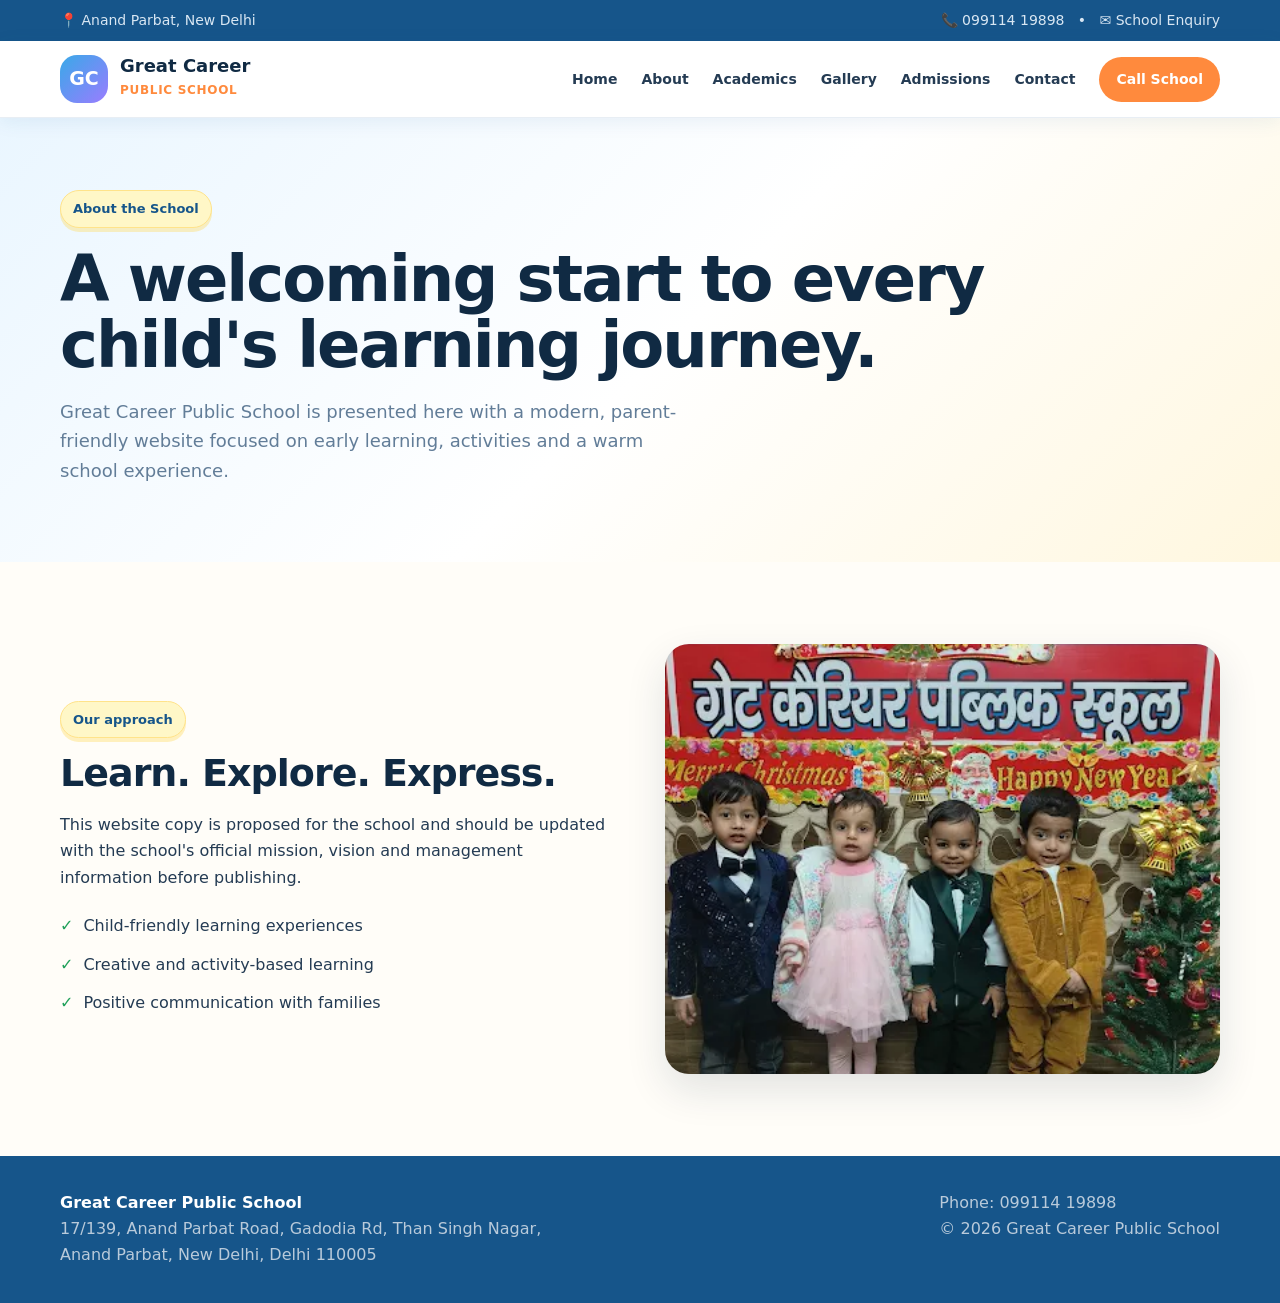
<file: about.html>
<!doctype html><html lang="en"><head><meta charset="utf-8"><meta name="viewport" content="width=device-width,initial-scale=1">
<title>About | Great Career Public School</title><meta name="description" content="Great Career Public School, Anand Parbat, New Delhi.">
<link rel="stylesheet" href="assets/style.css"></head><body><div class="topbar"><div class="container"><div>📍 Anand Parbat, New Delhi</div><div>📞 <a href="tel:+919911419898">099114 19898</a> &nbsp; • &nbsp; ✉ School Enquiry</div></div></div><header class="nav"><div class="container nav-inner">
<a class="brand" href="index.html"><div class="brand-mark">GC</div><div><strong>Great Career</strong><span>PUBLIC SCHOOL</span></div></a>
<button class="mobile-btn" data-menu aria-label="Menu">☰</button>
<nav class="menu"><a href="index.html">Home</a><a href="about.html">About</a><a href="academics.html">Academics</a><a href="gallery.html">Gallery</a><a href="admissions.html">Admissions</a><a href="contact.html">Contact</a><a class="cta" href="tel:+919911419898">Call School</a></nav>
</div></header>
<main><section class="hero"><div class="container"><div class="eyebrow">About the School</div><h1>A welcoming start to every child's learning journey.</h1><p>Great Career Public School is presented here with a modern, parent-friendly website focused on early learning, activities and a warm school experience.</p></div></section>
<section class="section"><div class="container split"><div><div class="eyebrow">Our approach</div><h2>Learn. Explore. Express.</h2><p>This website copy is proposed for the school and should be updated with the school's official mission, vision and management information before publishing.</p><ul class="list"><li><span class="check">✓</span> Child-friendly learning experiences</li><li><span class="check">✓</span> Creative and activity-based learning</li><li><span class="check">✓</span> Positive communication with families</li></ul></div><div class="image-card"><img src="assets/school-4.png" alt="Children celebrating at school"></div></div></section></main>
<footer class="footer"><div class="container footer-inner"><div><strong>Great Career Public School</strong><br>17/139, Anand Parbat Road, Gadodia Rd, Than Singh Nagar,<br>Anand Parbat, New Delhi, Delhi 110005</div><div>Phone: <a href="tel:+919911419898">099114 19898</a><br>© 2026 Great Career Public School</div></div></footer><script src="assets/site.js"></script></body></html>
</file>
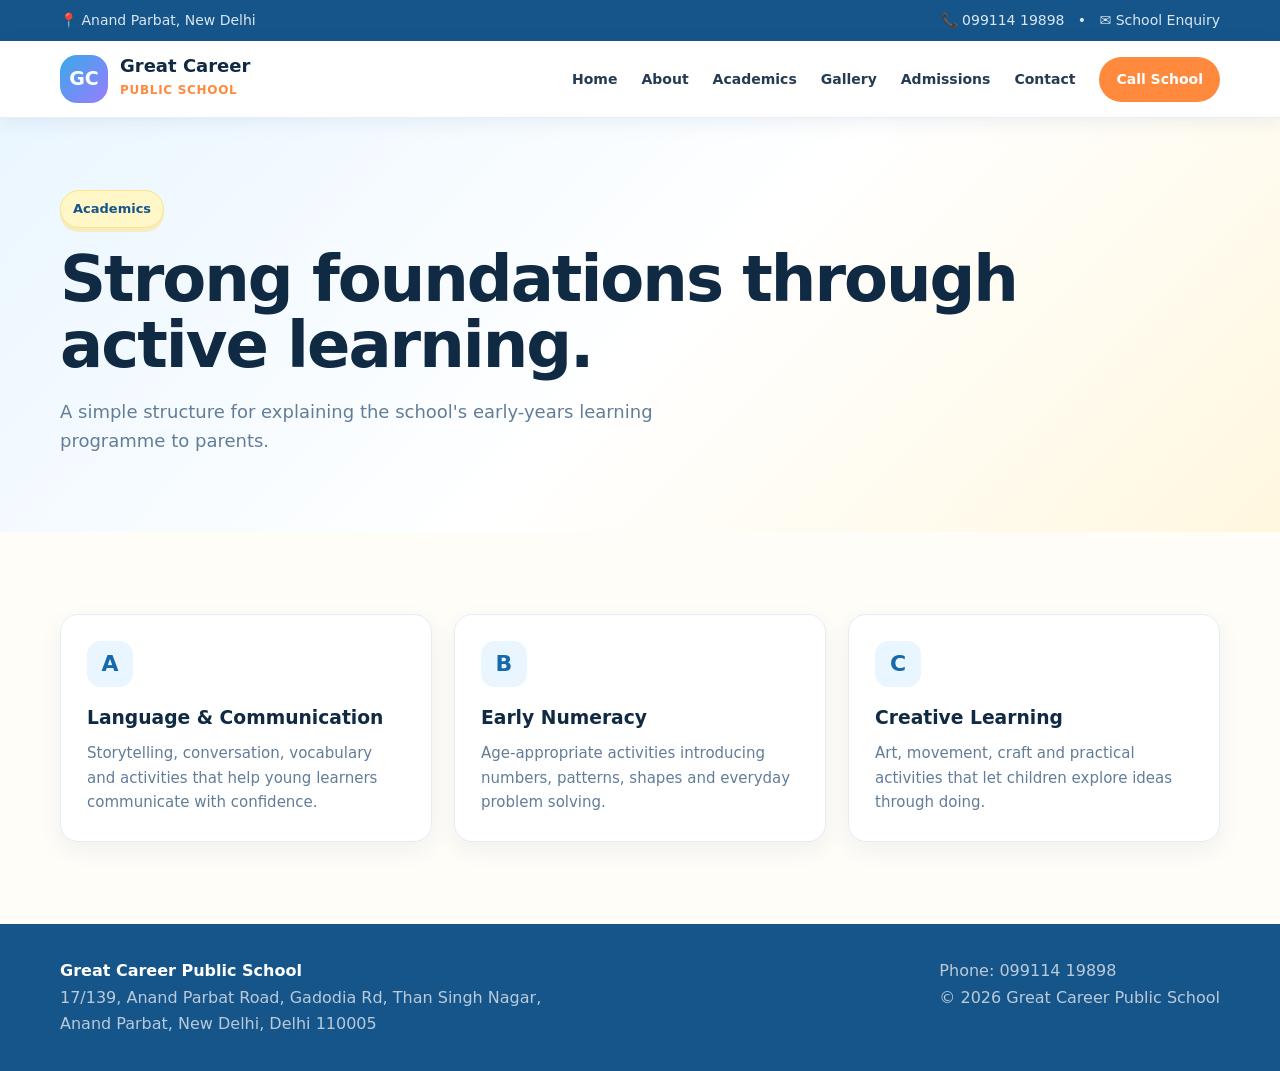
<file: academics.html>
<!doctype html><html lang="en"><head><meta charset="utf-8"><meta name="viewport" content="width=device-width,initial-scale=1">
<title>Academics | Great Career Public School</title><meta name="description" content="Great Career Public School, Anand Parbat, New Delhi.">
<link rel="stylesheet" href="assets/style.css"></head><body><div class="topbar"><div class="container"><div>📍 Anand Parbat, New Delhi</div><div>📞 <a href="tel:+919911419898">099114 19898</a> &nbsp; • &nbsp; ✉ School Enquiry</div></div></div><header class="nav"><div class="container nav-inner">
<a class="brand" href="index.html"><div class="brand-mark">GC</div><div><strong>Great Career</strong><span>PUBLIC SCHOOL</span></div></a>
<button class="mobile-btn" data-menu aria-label="Menu">☰</button>
<nav class="menu"><a href="index.html">Home</a><a href="about.html">About</a><a href="academics.html">Academics</a><a href="gallery.html">Gallery</a><a href="admissions.html">Admissions</a><a href="contact.html">Contact</a><a class="cta" href="tel:+919911419898">Call School</a></nav>
</div></header>
<main><section class="hero"><div class="container"><div class="eyebrow">Academics</div><h1>Strong foundations through active learning.</h1><p>A simple structure for explaining the school's early-years learning programme to parents.</p></div></section>
<section class="section"><div class="container"><div class="cards"><article class="card"><div class="icon">A</div><h3>Language & Communication</h3><p>Storytelling, conversation, vocabulary and activities that help young learners communicate with confidence.</p></article><article class="card"><div class="icon">B</div><h3>Early Numeracy</h3><p>Age-appropriate activities introducing numbers, patterns, shapes and everyday problem solving.</p></article><article class="card"><div class="icon">C</div><h3>Creative Learning</h3><p>Art, movement, craft and practical activities that let children explore ideas through doing.</p></article></div></div></section></main>
<footer class="footer"><div class="container footer-inner"><div><strong>Great Career Public School</strong><br>17/139, Anand Parbat Road, Gadodia Rd, Than Singh Nagar,<br>Anand Parbat, New Delhi, Delhi 110005</div><div>Phone: <a href="tel:+919911419898">099114 19898</a><br>© 2026 Great Career Public School</div></div></footer><script src="assets/site.js"></script></body></html>
</file>
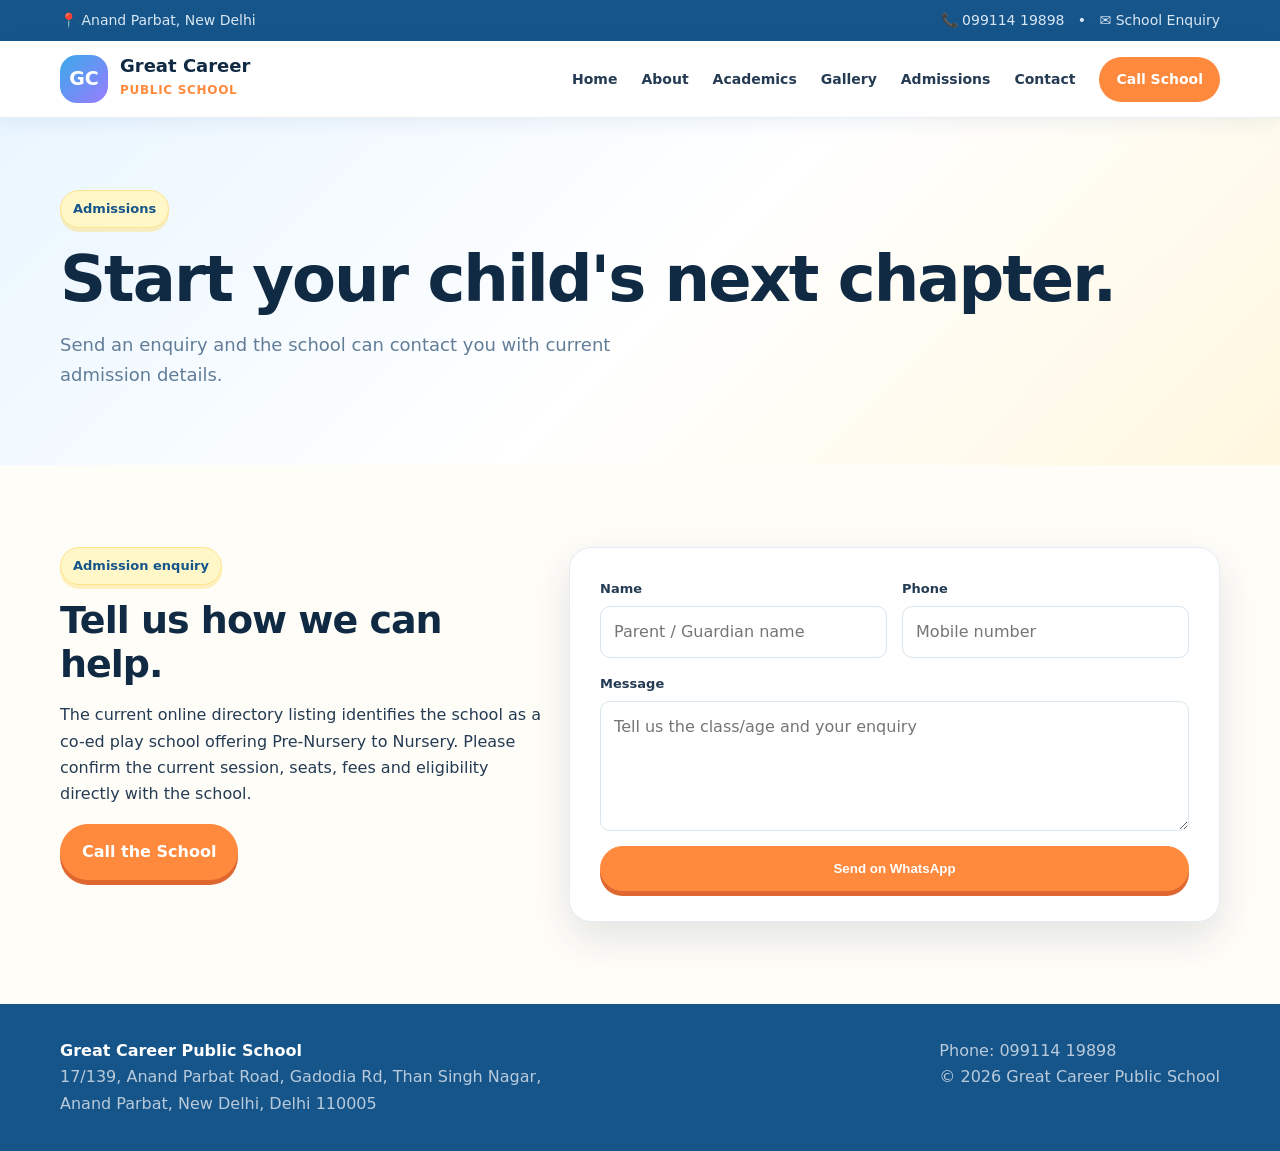
<file: admissions.html>
<!doctype html><html lang="en"><head><meta charset="utf-8"><meta name="viewport" content="width=device-width,initial-scale=1">
<title>Admissions | Great Career Public School</title><meta name="description" content="Great Career Public School, Anand Parbat, New Delhi.">
<link rel="stylesheet" href="assets/style.css"></head><body><div class="topbar"><div class="container"><div>📍 Anand Parbat, New Delhi</div><div>📞 <a href="tel:+919911419898">099114 19898</a> &nbsp; • &nbsp; ✉ School Enquiry</div></div></div><header class="nav"><div class="container nav-inner">
<a class="brand" href="index.html"><div class="brand-mark">GC</div><div><strong>Great Career</strong><span>PUBLIC SCHOOL</span></div></a>
<button class="mobile-btn" data-menu aria-label="Menu">☰</button>
<nav class="menu"><a href="index.html">Home</a><a href="about.html">About</a><a href="academics.html">Academics</a><a href="gallery.html">Gallery</a><a href="admissions.html">Admissions</a><a href="contact.html">Contact</a><a class="cta" href="tel:+919911419898">Call School</a></nav>
</div></header>
<main><section class="hero"><div class="container"><div class="eyebrow">Admissions</div><h1>Start your child's next chapter.</h1><p>Send an enquiry and the school can contact you with current admission details.</p></div></section>
<section class="section"><div class="container contact-grid"><div><div class="eyebrow">Admission enquiry</div><h2>Tell us how we can help.</h2><p>The current online directory listing identifies the school as a co-ed play school offering Pre-Nursery to Nursery. Please confirm the current session, seats, fees and eligibility directly with the school.</p><a class="btn primary" href="tel:+919911419898">Call the School</a></div>
<form class="form" data-admission><div class="form-grid"><div class="field"><label>Name</label><input name="name" required placeholder="Parent / Guardian name"></div><div class="field"><label>Phone</label><input name="phone" required placeholder="Mobile number"></div><div class="field full"><label>Message</label><textarea placeholder="Tell us the class/age and your enquiry"></textarea></div><div class="field full"><button class="btn primary" type="submit">Send on WhatsApp</button></div></div></form></div></section></main>
<footer class="footer"><div class="container footer-inner"><div><strong>Great Career Public School</strong><br>17/139, Anand Parbat Road, Gadodia Rd, Than Singh Nagar,<br>Anand Parbat, New Delhi, Delhi 110005</div><div>Phone: <a href="tel:+919911419898">099114 19898</a><br>© 2026 Great Career Public School</div></div></footer><script src="assets/site.js"></script></body></html>
</file>
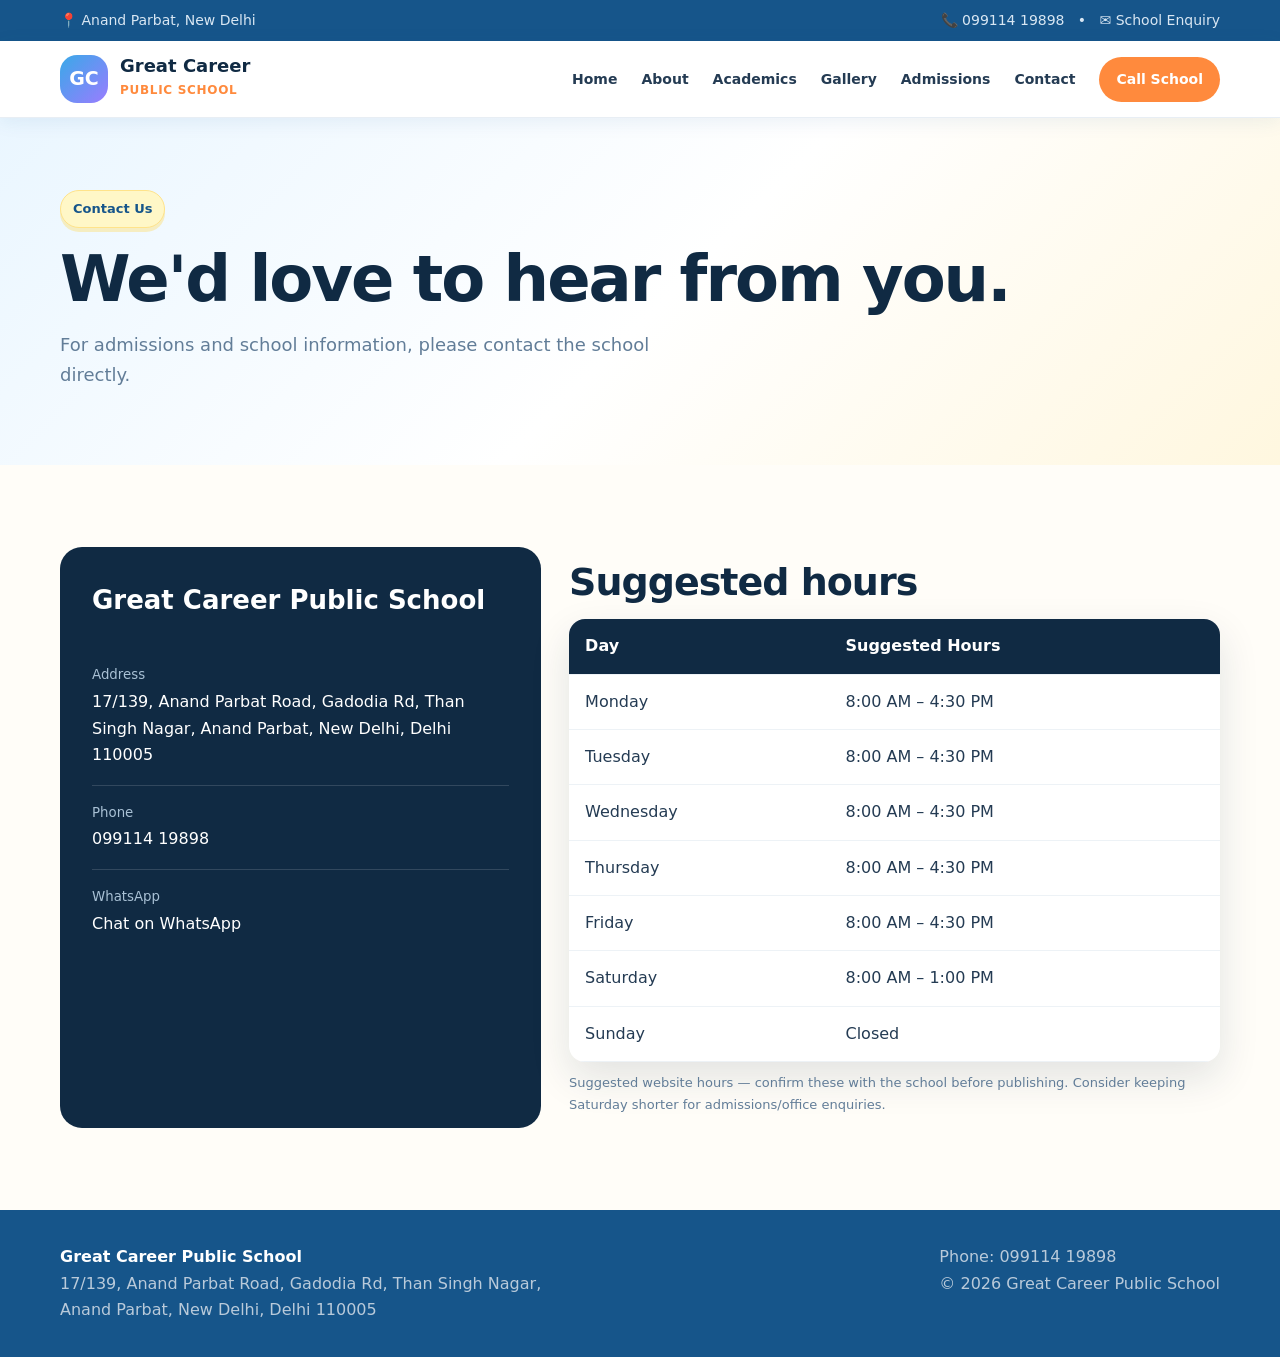
<file: contact.html>
<!doctype html><html lang="en"><head><meta charset="utf-8"><meta name="viewport" content="width=device-width,initial-scale=1">
<title>Contact | Great Career Public School</title><meta name="description" content="Great Career Public School, Anand Parbat, New Delhi.">
<link rel="stylesheet" href="assets/style.css"></head><body><div class="topbar"><div class="container"><div>📍 Anand Parbat, New Delhi</div><div>📞 <a href="tel:+919911419898">099114 19898</a> &nbsp; • &nbsp; ✉ School Enquiry</div></div></div><header class="nav"><div class="container nav-inner">
<a class="brand" href="index.html"><div class="brand-mark">GC</div><div><strong>Great Career</strong><span>PUBLIC SCHOOL</span></div></a>
<button class="mobile-btn" data-menu aria-label="Menu">☰</button>
<nav class="menu"><a href="index.html">Home</a><a href="about.html">About</a><a href="academics.html">Academics</a><a href="gallery.html">Gallery</a><a href="admissions.html">Admissions</a><a href="contact.html">Contact</a><a class="cta" href="tel:+919911419898">Call School</a></nav>
</div></header>
<main><section class="hero"><div class="container"><div class="eyebrow">Contact Us</div><h1>We'd love to hear from you.</h1><p>For admissions and school information, please contact the school directly.</p></div></section>
<section class="section"><div class="container contact-grid"><div class="contact-card"><h3>Great Career Public School</h3><div class="contact-item"><small>Address</small>17/139, Anand Parbat Road, Gadodia Rd, Than Singh Nagar, Anand Parbat, New Delhi, Delhi 110005</div><div class="contact-item"><small>Phone</small><a href="tel:+919911419898">099114 19898</a></div><div class="contact-item"><small>WhatsApp</small><a href="https://wa.me/919911419898?text=Hello%20Great%20Career%20Public%20School%2C%20I%20have%20an%20enquiry." target="_blank">Chat on WhatsApp</a></div></div>
<div><h2>Suggested hours</h2><table class="hours"><tr><th>Day</th><th>Suggested Hours</th></tr><tr><td>Monday</td><td>8:00 AM – 4:30 PM</td></tr><tr><td>Tuesday</td><td>8:00 AM – 4:30 PM</td></tr><tr><td>Wednesday</td><td>8:00 AM – 4:30 PM</td></tr><tr><td>Thursday</td><td>8:00 AM – 4:30 PM</td></tr><tr><td>Friday</td><td>8:00 AM – 4:30 PM</td></tr><tr><td>Saturday</td><td>8:00 AM – 1:00 PM</td></tr><tr><td>Sunday</td><td>Closed</td></tr></table><p class="note">Suggested website hours — confirm these with the school before publishing. Consider keeping Saturday shorter for admissions/office enquiries.</p></div></div></section></main>
<footer class="footer"><div class="container footer-inner"><div><strong>Great Career Public School</strong><br>17/139, Anand Parbat Road, Gadodia Rd, Than Singh Nagar,<br>Anand Parbat, New Delhi, Delhi 110005</div><div>Phone: <a href="tel:+919911419898">099114 19898</a><br>© 2026 Great Career Public School</div></div></footer><script src="assets/site.js"></script></body></html>
</file>
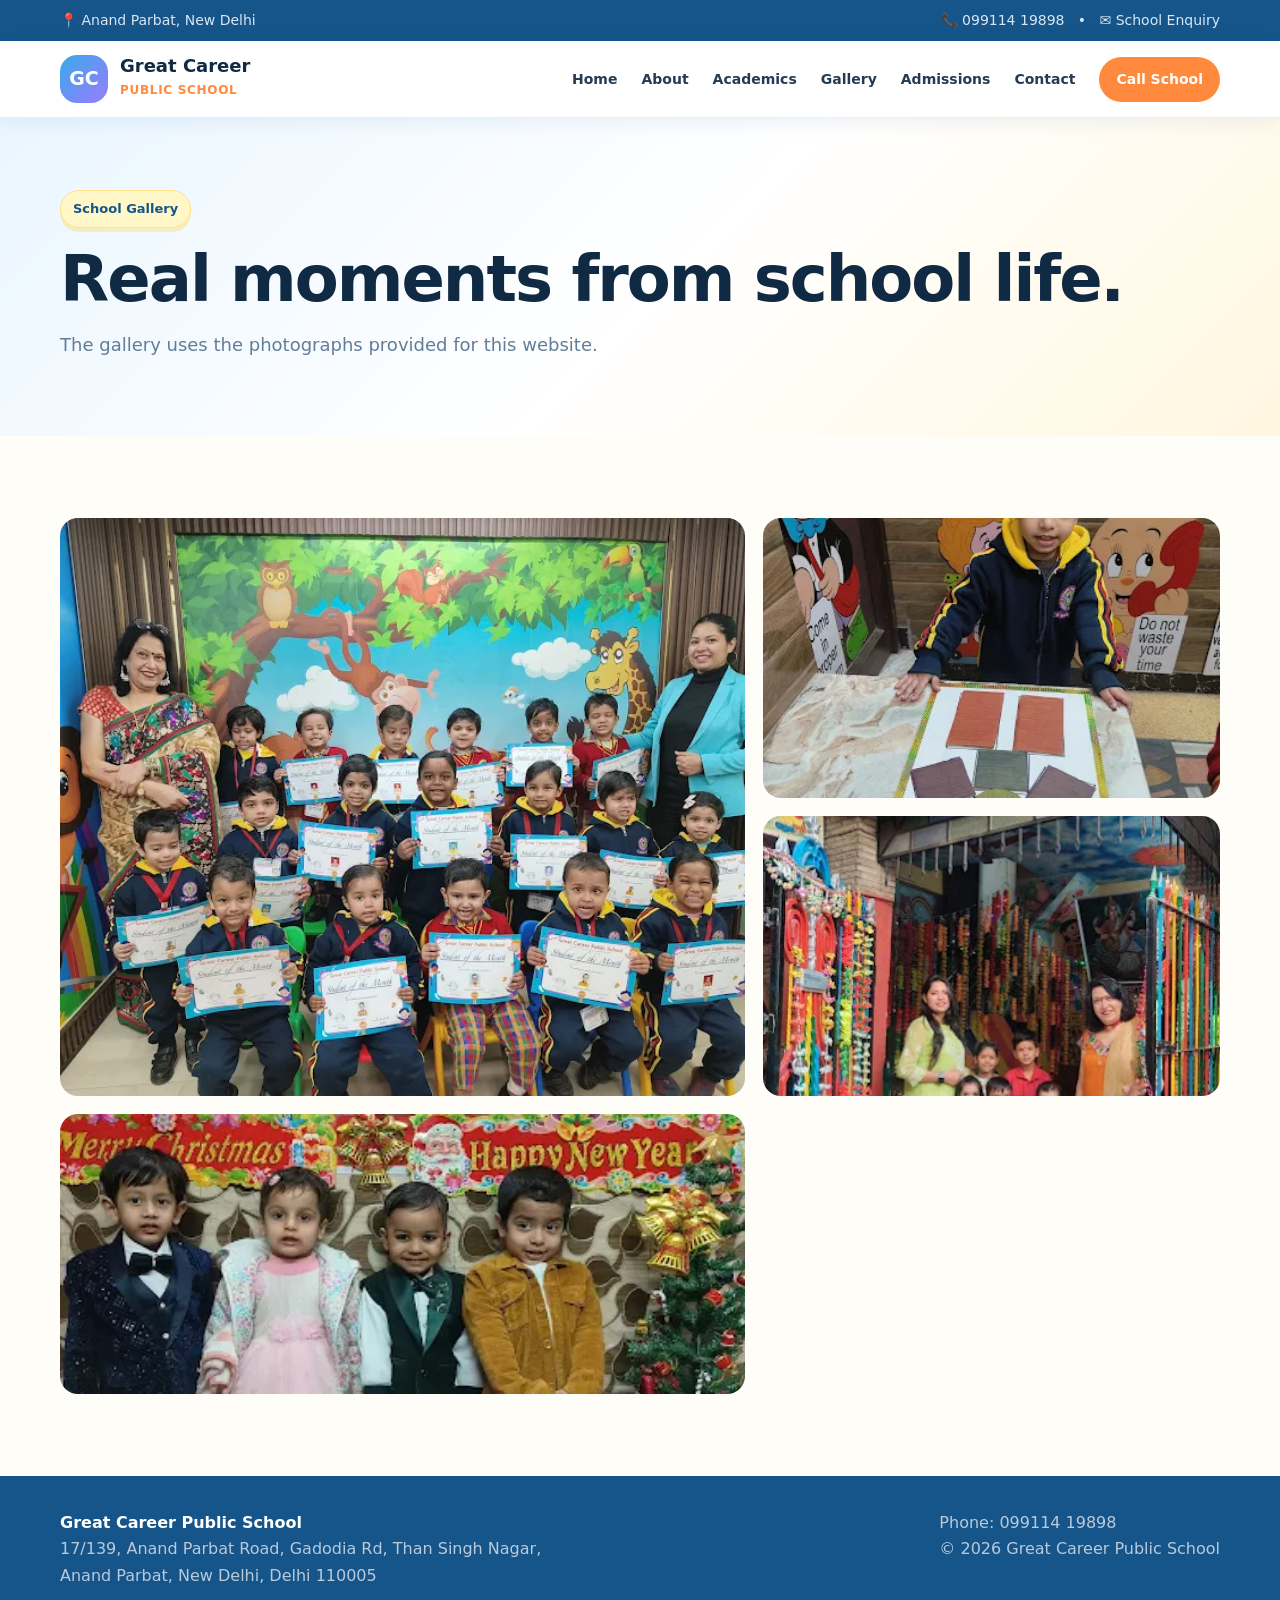
<file: gallery.html>
<!doctype html><html lang="en"><head><meta charset="utf-8"><meta name="viewport" content="width=device-width,initial-scale=1">
<title>Gallery | Great Career Public School</title><meta name="description" content="Great Career Public School, Anand Parbat, New Delhi.">
<link rel="stylesheet" href="assets/style.css"></head><body><div class="topbar"><div class="container"><div>📍 Anand Parbat, New Delhi</div><div>📞 <a href="tel:+919911419898">099114 19898</a> &nbsp; • &nbsp; ✉ School Enquiry</div></div></div><header class="nav"><div class="container nav-inner">
<a class="brand" href="index.html"><div class="brand-mark">GC</div><div><strong>Great Career</strong><span>PUBLIC SCHOOL</span></div></a>
<button class="mobile-btn" data-menu aria-label="Menu">☰</button>
<nav class="menu"><a href="index.html">Home</a><a href="about.html">About</a><a href="academics.html">Academics</a><a href="gallery.html">Gallery</a><a href="admissions.html">Admissions</a><a href="contact.html">Contact</a><a class="cta" href="tel:+919911419898">Call School</a></nav>
</div></header>
<main><section class="hero"><div class="container"><div class="eyebrow">School Gallery</div><h1>Real moments from school life.</h1><p>The gallery uses the photographs provided for this website.</p></div></section>
<section class="section"><div class="container"><div class="gallery"><img class="large" src="assets/school-1.png" alt="Students receiving certificates"><img src="assets/school-2.png" alt="Student activity"><img src="assets/school-3.png" alt="Children on an outing"><img src="assets/school-4.png" alt="Children celebrating"></div></div></section></main>
<footer class="footer"><div class="container footer-inner"><div><strong>Great Career Public School</strong><br>17/139, Anand Parbat Road, Gadodia Rd, Than Singh Nagar,<br>Anand Parbat, New Delhi, Delhi 110005</div><div>Phone: <a href="tel:+919911419898">099114 19898</a><br>© 2026 Great Career Public School</div></div></footer><script src="assets/site.js"></script></body></html>
</file>
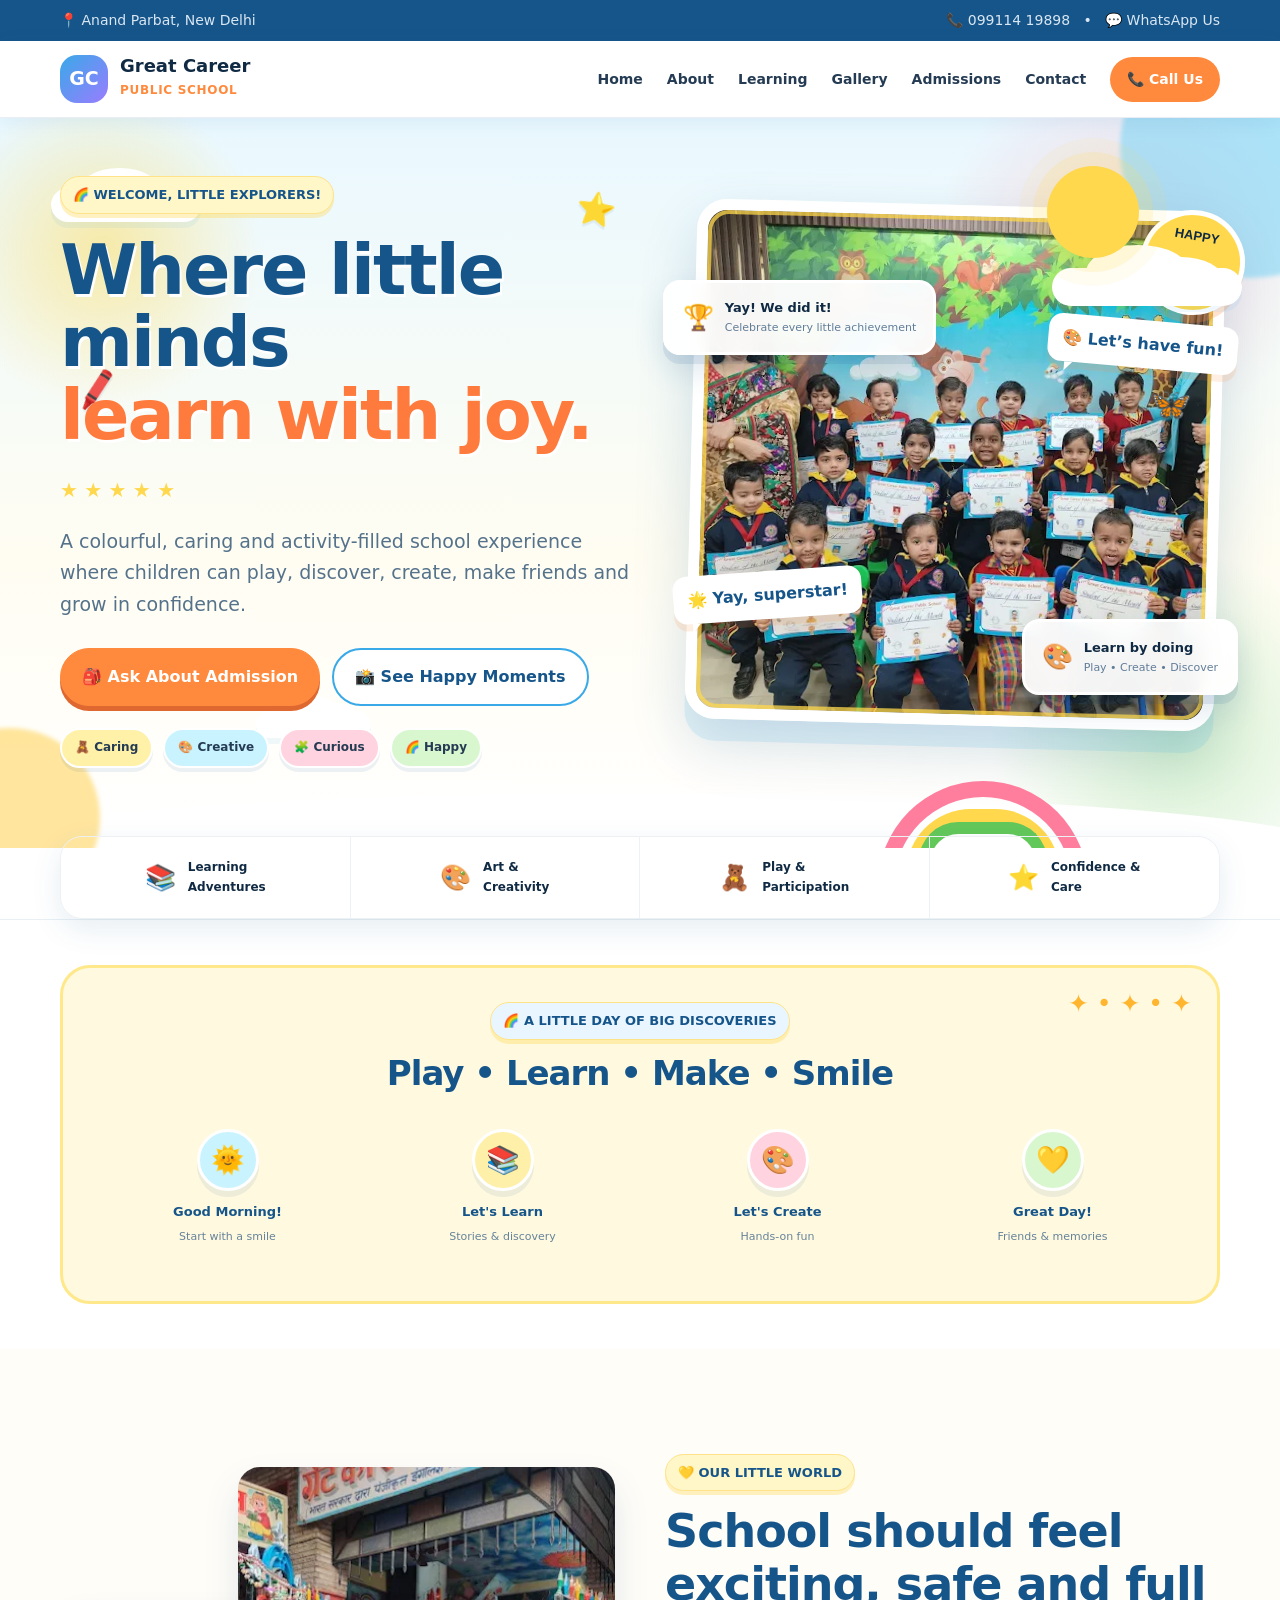
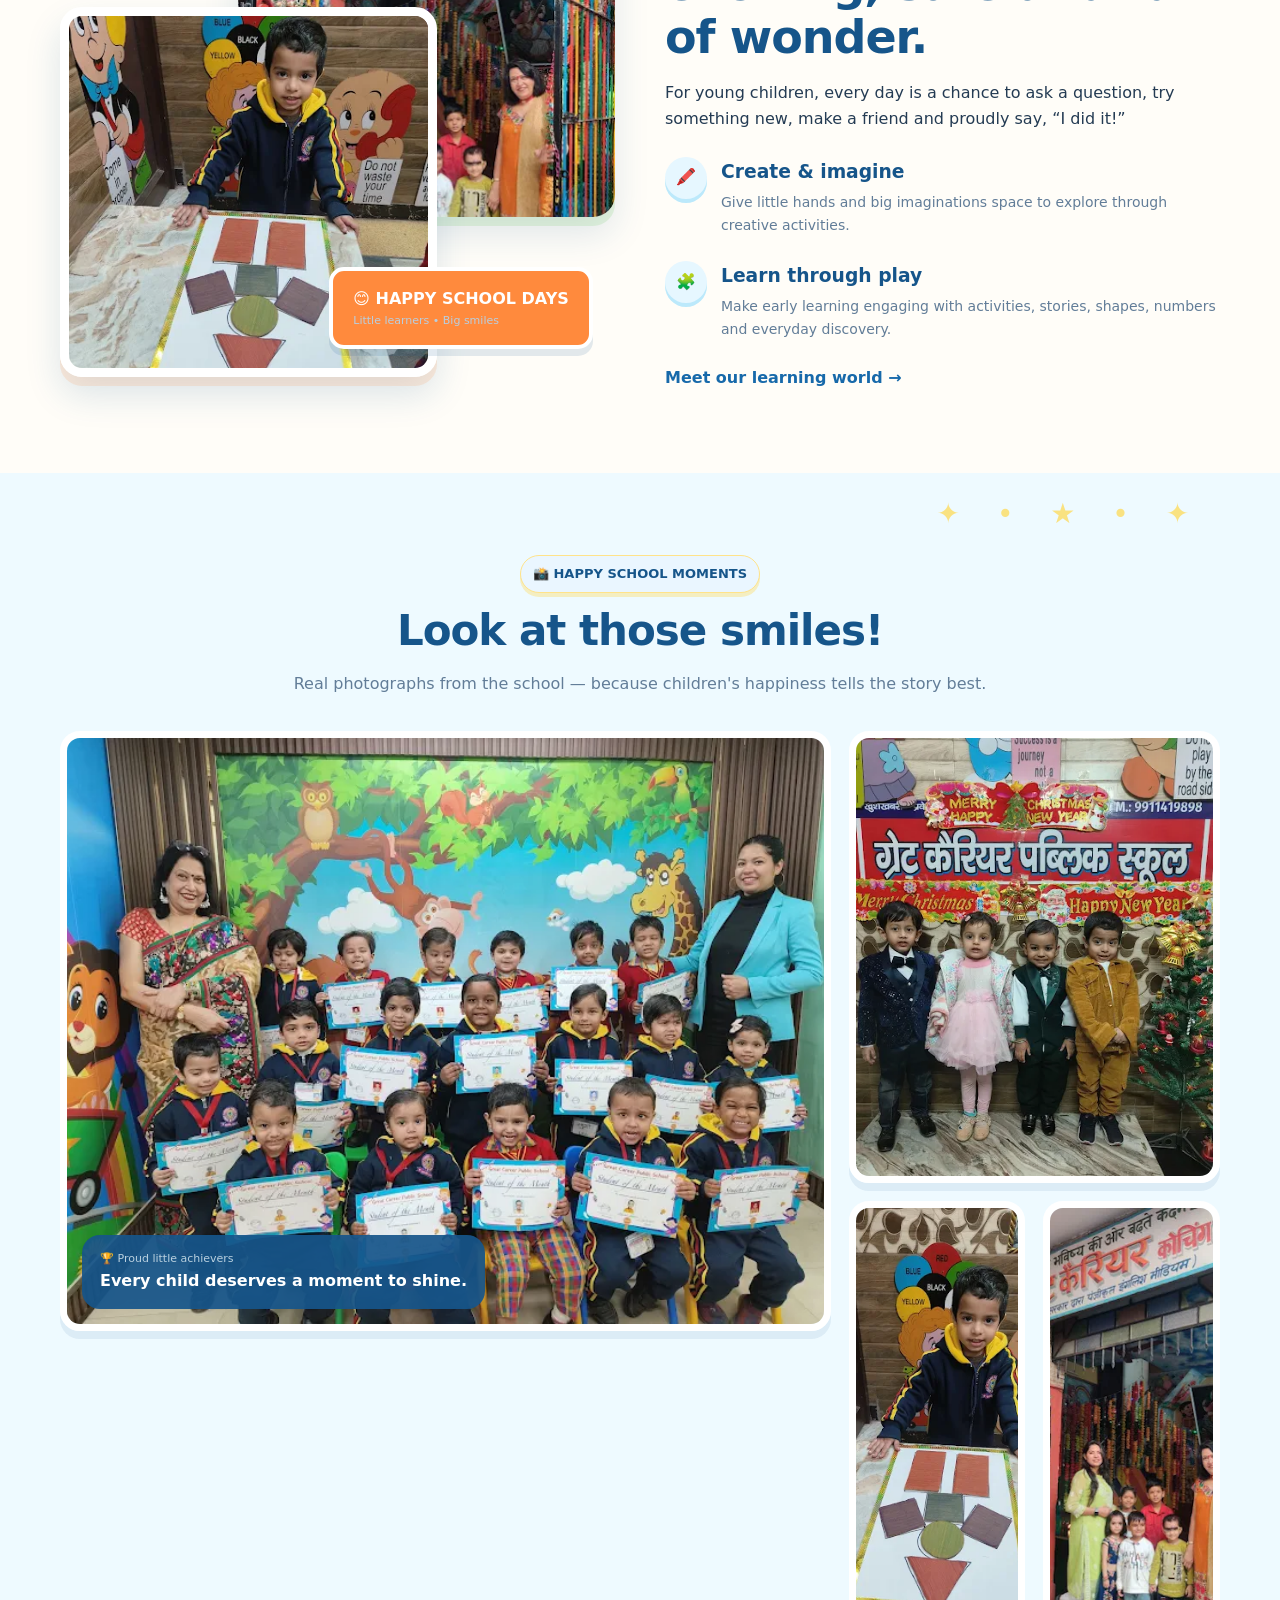
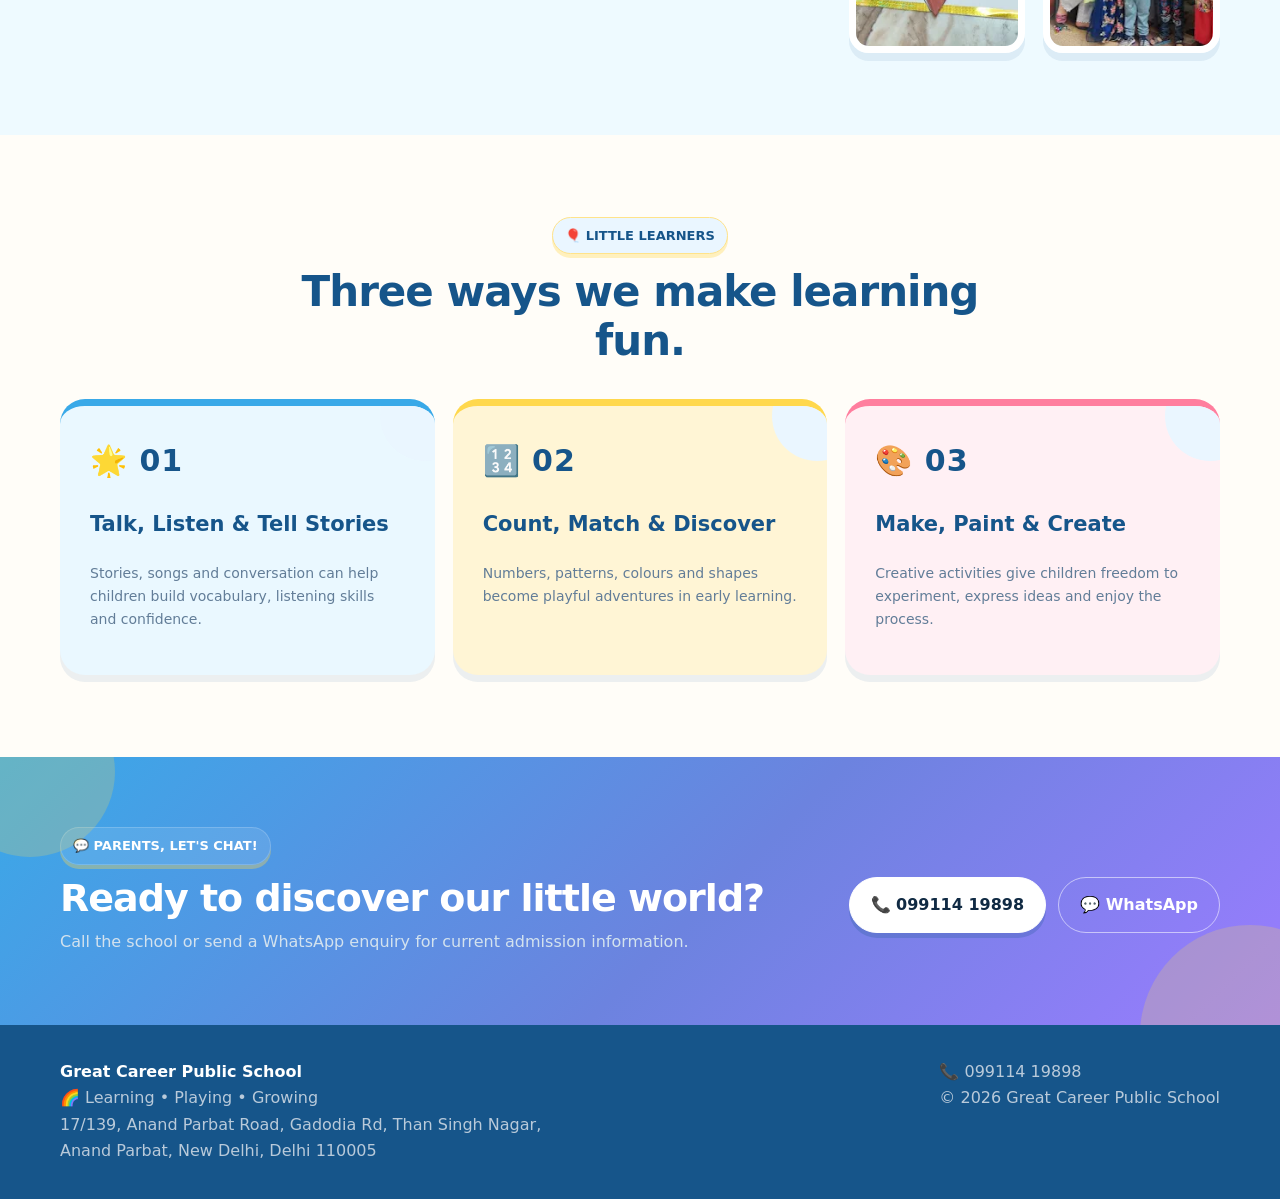
<file: gcps.html>
<!doctype html><html lang="en"><head><meta charset="utf-8"><meta name="viewport" content="width=device-width,initial-scale=1">
<title>Great Career Public School | Happy Learning for Little Minds</title>
<meta name="description" content="Great Career Public School, Anand Parbat, New Delhi. A colourful, child-friendly school website.">
<link rel="stylesheet" href="assets/style.css">
<style>
/* Extra playful preschool layer */
.kids-sky{position:relative;overflow:hidden}
.cloud{position:absolute;background:#fff;border-radius:999px;box-shadow:0 6px 0 rgba(57,169,232,.08);z-index:1}
.cloud:before,.cloud:after{content:"";position:absolute;background:#fff;border-radius:50%}
.cloud:before{width:55%;height:145%;left:18%;bottom:15%}
.cloud:after{width:45%;height:120%;right:10%;bottom:10%}
.cloud-a{width:150px;height:34px;top:70px;left:4%;}.cloud-b{width:190px;height:38px;top:150px;right:3%;}.cloud-c{width:115px;height:27px;bottom:110px;left:20%}
.sun{position:absolute;width:92px;height:92px;border-radius:50%;background:#ffd84d;right:11%;top:48px;z-index:1;box-shadow:0 0 0 14px rgba(255,216,77,.16),0 0 0 28px rgba(255,216,77,.08)}
.doodle{position:absolute;z-index:2;font-size:32px;filter:drop-shadow(0 3px 0 rgba(22,85,138,.08))}
.d1{left:6%;top:245px;transform:rotate(-12deg)}.d2{right:7%;top:260px;transform:rotate(12deg)}.d3{left:45%;top:65px;transform:rotate(9deg)}
.kids-title{text-shadow:2px 3px 0 #fff}
.rainbow{position:absolute;right:15%;bottom:-38px;width:210px;height:105px;border:16px solid #ff7e9e;border-bottom:0;border-radius:210px 210px 0 0;z-index:1;box-shadow:inset 0 -0 0 #fff}
.rainbow:before{content:"";position:absolute;inset:12px;border:14px solid #ffd84d;border-bottom:0;border-radius:190px 190px 0 0}
.rainbow:after{content:"";position:absolute;inset:25px;border:12px solid #63c85a;border-bottom:0;border-radius:170px 170px 0 0}
.star-row{display:flex;gap:7px;margin-top:15px;color:#ffd84d;font-size:20px}
.kid-bubbles{display:flex;gap:10px;flex-wrap:wrap;margin-top:22px}
.kid-bubble{padding:8px 13px;border-radius:999px;font-weight:800;font-size:12px;border:2px solid #fff;box-shadow:0 4px 0 rgba(22,85,138,.08)}
.kid-bubble:nth-child(1){background:#fff1a8}.kid-bubble:nth-child(2){background:#c9f3ff}.kid-bubble:nth-child(3){background:#ffd3df}.kid-bubble:nth-child(4){background:#d9f7cf}
.kid-photo-frame{position:relative}
.kid-photo-frame:before{content:"";position:absolute;inset:-8px;border:4px dashed #ffd84d;border-radius:34px;transform:rotate(-2deg);z-index:-1}
.kid-note{position:absolute;background:#fff;padding:11px 14px;border-radius:14px;color:#16558a;font-weight:900;box-shadow:0 7px 0 rgba(255,138,61,.15);z-index:5;transform:rotate(-4deg)}
.kid-note:after{content:"";position:absolute;bottom:-9px;left:18px;border-width:9px 8px 0 0;border-style:solid;border-color:#fff transparent transparent transparent}
.note-one{left:-18px;bottom:120px}.note-two{right:-18px;top:115px;transform:rotate(5deg)}
.journey{background:#fff9df;border-radius:30px;padding:34px;position:relative;overflow:hidden;border:3px solid #ffe88a}
.journey:after{content:"✦  •  ✦  •  ✦";position:absolute;right:25px;top:15px;color:#ffb52e;font-size:25px}
.journey-grid{display:grid;grid-template-columns:repeat(4,1fr);gap:14px}
.journey-step{text-align:center;padding:18px 10px}.journey-step .bubble{width:62px;height:62px;margin:auto;border-radius:50%;display:grid;place-items:center;font-size:27px;background:#fff;box-shadow:0 6px 0 rgba(22,85,138,.08);border:3px solid #fff}
.journey-step:nth-child(1) .bubble{background:#c9f3ff}.journey-step:nth-child(2) .bubble{background:#fff0a9}.journey-step:nth-child(3) .bubble{background:#ffd3df}.journey-step:nth-child(4) .bubble{background:#d9f7cf}
.journey-step strong{display:block;margin-top:10px;color:#16558a;font-size:13px}.journey-step span{font-size:11px;color:#66839a}
@media(max-width:700px){.cloud,.sun,.rainbow,.doodle{opacity:.5}.journey-grid{grid-template-columns:1fr 1fr}.kid-note{display:none}}
</style>
</head><body>
<div class="topbar"><div class="container"><div>📍 Anand Parbat, New Delhi</div><div>📞 <a href="tel:+919911419898">099114 19898</a> &nbsp; • &nbsp; <a href="https://wa.me/919911419898?text=Hello%20Great%20Career%20Public%20School%2C%20I%20have%20an%20enquiry." target="_blank">💬 WhatsApp Us</a></div></div></div>
<header class="nav"><div class="container nav-inner">
<a class="brand" href="index.html"><div class="brand-mark">GC</div><div><strong>Great Career</strong><span>PUBLIC SCHOOL</span></div></a>
<button class="mobile-btn" data-menu aria-label="Menu">☰</button>
<nav class="menu"><a href="index.html">Home</a><a href="about.html">About</a><a href="academics.html">Learning</a><a href="gallery.html">Gallery</a><a href="admissions.html">Admissions</a><a href="contact.html">Contact</a><a class="cta" href="tel:+919911419898">📞 Call Us</a></nav>
</div></header>

<main>
<section class="hero hero-premium kids-sky">
<div class="cloud cloud-a"></div><div class="cloud cloud-b"></div><div class="cloud cloud-c"></div>
<div class="sun"></div><div class="doodle d1">🖍️</div><div class="doodle d2">🦋</div><div class="doodle d3">⭐</div><div class="rainbow"></div>
<div class="hero-glow glow-one"></div><div class="hero-glow glow-two"></div>
<div class="container hero-grid">
<div class="hero-copy">
<div class="eyebrow">🌈 WELCOME, LITTLE EXPLORERS!</div>
<h1 class="kids-title">Where little minds <span>learn with joy.</span></h1><div class="star-row">★ ★ ★ ★ ★</div>
<p>A colourful, caring and activity-filled school experience where children can play, discover, create, make friends and grow in confidence.</p>
<div class="actions"><a class="btn primary" href="admissions.html">🎒 Ask About Admission</a><a class="btn glass" href="gallery.html">📸 See Happy Moments</a></div>
<div class="kid-bubbles"><span class="kid-bubble">🧸 Caring</span><span class="kid-bubble">🎨 Creative</span><span class="kid-bubble">🧩 Curious</span><span class="kid-bubble">🌈 Happy</span></div>
</div>
<div class="hero-visual kid-photo-frame">
<div class="kid-note note-one">🌟 Yay, superstar!</div>
<div class="kid-note note-two">🎨 Let’s have fun!</div>
<div class="hero-photo"><img src="assets/school-1.png" alt="Happy children receiving certificates at Great Career Public School"></div>
<div class="floating-card card-top"><b>🏆</b><div><strong>Yay! We did it!</strong><small>Celebrate every little achievement</small></div></div>
<div class="floating-card card-bottom"><b>🎨</b><div><strong>Learn by doing</strong><small>Play • Create • Discover</small></div></div>
<div class="circle-sticker">HAPPY<br><span>MINDS<br>GROW!</span></div>
</div>
</div>
</section>

<section class="trust-strip"><div class="container trust-grid">
<div><strong>📚</strong><span>Learning<br>Adventures</span></div>
<div><strong>🎨</strong><span>Art &<br>Creativity</span></div>
<div><strong>🧸</strong><span>Play &<br>Participation</span></div>
<div><strong>⭐</strong><span>Confidence &<br>Care</span></div>
</div></section>

<section class="section" style="padding-top:45px;padding-bottom:45px;background:#fff;">
<div class="container journey"><div class="section-head centered" style="margin-bottom:18px">
<div class="eyebrow">🌈 A LITTLE DAY OF BIG DISCOVERIES</div><h2 style="font-size:34px">Play • Learn • Make • Smile</h2></div>
<div class="journey-grid">
<div class="journey-step"><div class="bubble">🌞</div><strong>Good Morning!</strong><span>Start with a smile</span></div>
<div class="journey-step"><div class="bubble">📚</div><strong>Let's Learn</strong><span>Stories & discovery</span></div>
<div class="journey-step"><div class="bubble">🎨</div><strong>Let's Create</strong><span>Hands-on fun</span></div>
<div class="journey-step"><div class="bubble">💛</div><strong>Great Day!</strong><span>Friends & memories</span></div>
</div></div>
</section>

<section class="section intro-section"><div class="container split">
<div class="image-stack"><img class="back-photo" src="assets/school-3.png" alt="Children enjoying a school outing"><img class="front-photo" src="assets/school-2.png" alt="Child taking part in a creative activity"><div class="experience-badge"><strong>😊 HAPPY SCHOOL DAYS</strong><span>Little learners • Big smiles</span></div></div>
<div class="intro-copy"><div class="eyebrow">💛 OUR LITTLE WORLD</div><h2>School should feel exciting, safe and full of wonder.</h2>
<p>For young children, every day is a chance to ask a question, try something new, make a friend and proudly say, “I did it!”</p>
<div class="feature-row"><div class="feature-icon">🖍️</div><div><h3>Create & imagine</h3><p>Give little hands and big imaginations space to explore through creative activities.</p></div></div>
<div class="feature-row"><div class="feature-icon">🧩</div><div><h3>Learn through play</h3><p>Make early learning engaging with activities, stories, shapes, numbers and everyday discovery.</p></div></div>
<a class="text-link" href="about.html">Meet our learning world →</a>
</div></div></section>

<section class="section showcase"><div class="container">
<div class="section-head centered"><div class="eyebrow">📸 HAPPY SCHOOL MOMENTS</div><h2>Look at those smiles!</h2><p>Real photographs from the school — because children's happiness tells the story best.</p></div>
<div class="mosaic"><div class="mosaic-main"><img src="assets/school-1.png" alt="Students holding certificates"><div class="mosaic-caption"><span>🏆 Proud little achievers</span><b>Every child deserves a moment to shine.</b></div></div>
<div class="mosaic-side"><img src="assets/school-4.png" alt="Children dressed for a school celebration"><div class="mosaic-small"><img src="assets/school-2.png" alt="Child doing a creative activity"><img src="assets/school-3.png" alt="Children with teachers outside a shop"></div></div></div>
</div></section>

<section class="section programs"><div class="container"><div class="section-head centered"><div class="eyebrow">🎈 LITTLE LEARNERS</div><h2>Three ways we make learning fun.</h2></div>
<div class="program-grid"><article><div class="program-number">🌟 01</div><h3>Talk, Listen & Tell Stories</h3><p>Stories, songs and conversation can help children build vocabulary, listening skills and confidence.</p></article>
<article><div class="program-number">🔢 02</div><h3>Count, Match & Discover</h3><p>Numbers, patterns, colours and shapes become playful adventures in early learning.</p></article>
<article><div class="program-number">🎨 03</div><h3>Make, Paint & Create</h3><p>Creative activities give children freedom to experiment, express ideas and enjoy the process.</p></article></div></div></section>

<section class="cta-band"><div class="container cta-inner"><div><div class="eyebrow">💬 PARENTS, LET'S CHAT!</div><h2>Ready to discover our little world?</h2><p>Call the school or send a WhatsApp enquiry for current admission information.</p></div><div class="actions"><a class="btn white" href="tel:+919911419898">📞 099114 19898</a><a class="btn outline-white" href="https://wa.me/919911419898?text=Hello%20Great%20Career%20Public%20School%2C%20I%20would%20like%20to%20know%20more%20about%20admission." target="_blank">💬 WhatsApp</a></div></div></section>
</main>

<footer class="footer"><div class="container footer-inner"><div><strong>Great Career Public School</strong><br>🌈 Learning • Playing • Growing<br>17/139, Anand Parbat Road, Gadodia Rd, Than Singh Nagar,<br>Anand Parbat, New Delhi, Delhi 110005</div><div>📞 <a href="tel:+919911419898">099114 19898</a><br>© 2026 Great Career Public School</div></div></footer>
<script src="assets/site.js"></script></body></html>
</file>
<file: assets/style.css>
:root{
  --navy:#102a43; --blue:#1769aa; --sky:#eaf6ff; --gold:#f3b41b;
  --text:#243b53; --muted:#627d98; --white:#fff; --green:#20a05a;
  --shadow:0 16px 40px rgba(16,42,67,.12); --radius:20px;
}
*{box-sizing:border-box} html{scroll-behavior:smooth}
body{margin:0;font-family:Inter,system-ui,-apple-system,Segoe UI,Roboto,Arial,sans-serif;color:var(--text);background:#fff;line-height:1.65}
a{text-decoration:none;color:inherit}.container{width:min(1160px,92%);margin:auto}
.topbar{background:var(--navy);color:#d9e7f3;font-size:14px;padding:9px 0}
.topbar .container{display:flex;justify-content:space-between;gap:20px;flex-wrap:wrap}
.nav{position:sticky;top:0;z-index:20;background:rgba(255,255,255,.96);backdrop-filter:blur(12px);border-bottom:1px solid #e8eef4}
.nav-inner{height:76px;display:flex;align-items:center;justify-content:space-between;gap:20px}
.brand{display:flex;align-items:center;gap:12px}.brand-mark{width:48px;height:48px;border-radius:14px;background:linear-gradient(135deg,var(--blue),#49b3e7);display:grid;place-items:center;color:#fff;font-weight:900;font-size:19px}
.brand strong{display:block;color:var(--navy);font-size:18px;line-height:1.1}.brand span{font-size:12px;color:var(--gold);font-weight:800;letter-spacing:.7px}
.menu{display:flex;gap:24px;align-items:center;font-weight:700;font-size:14px}.menu a:hover{color:var(--blue)}
.menu .cta{background:var(--blue);color:#fff;padding:11px 17px;border-radius:999px}
.hero{background:linear-gradient(135deg,#eaf6ff 0%,#fff 52%,#fff7df 100%);padding:72px 0 58px;overflow:hidden}
.hero-grid{display:grid;grid-template-columns:1.05fr .95fr;gap:46px;align-items:center}
.eyebrow{display:inline-flex;align-items:center;gap:8px;background:#fff;border:1px solid #d8e9f5;color:var(--blue);padding:7px 12px;border-radius:999px;font-size:13px;font-weight:800}
h1{font-size:clamp(40px,5vw,68px);line-height:1.04;margin:18px 0;color:var(--navy);letter-spacing:-2px}
h1 em{font-style:normal;color:var(--blue)}.hero p{font-size:18px;color:var(--muted);max-width:620px}
.actions{display:flex;gap:12px;flex-wrap:wrap;margin-top:28px}.btn{display:inline-flex;align-items:center;justify-content:center;padding:13px 20px;border-radius:12px;font-weight:800;border:1px solid #dbe7ef}.btn.primary{background:var(--blue);color:#fff;border-color:var(--blue)}.btn.secondary{background:#fff}
.hero-photo{height:510px;border-radius:28px;overflow:hidden;box-shadow:var(--shadow);position:relative}.hero-photo img{width:100%;height:100%;object-fit:cover}.photo-tag{position:absolute;left:18px;bottom:18px;background:rgba(16,42,67,.9);color:#fff;padding:10px 14px;border-radius:12px;font-size:13px}
.stats{margin-top:-22px;position:relative;z-index:2}.stats-grid{display:grid;grid-template-columns:repeat(3,1fr);background:#fff;border:1px solid #e4edf4;box-shadow:var(--shadow);border-radius:18px;overflow:hidden}.stat{padding:22px;text-align:center}.stat:not(:last-child){border-right:1px solid #e9f0f5}.stat strong{display:block;font-size:22px;color:var(--navy)}.stat span{color:var(--muted);font-size:13px}
.section{padding:82px 0}.section.alt{background:#f7fbfe}.section-head{max-width:720px;margin-bottom:34px}.section-head .eyebrow{background:var(--sky)}h2{font-size:38px;line-height:1.15;margin:14px 0;color:var(--navy);letter-spacing:-1px}.section-head p{color:var(--muted)}
.cards{display:grid;grid-template-columns:repeat(3,1fr);gap:22px}.card{background:#fff;border:1px solid #e5edf3;border-radius:18px;padding:26px;box-shadow:0 8px 25px rgba(16,42,67,.06)}.icon{width:46px;height:46px;border-radius:14px;background:var(--sky);display:grid;place-items:center;color:var(--blue);font-size:22px;font-weight:900}.card h3{margin:16px 0 7px;color:var(--navy)}.card p{margin:0;color:var(--muted);font-size:15px}
.split{display:grid;grid-template-columns:1fr 1fr;gap:50px;align-items:center}.image-card{border-radius:24px;overflow:hidden;box-shadow:var(--shadow);height:430px}.image-card img{width:100%;height:100%;object-fit:cover}
.list{display:grid;gap:12px;margin:22px 0 0;padding:0;list-style:none}.list li{display:flex;gap:10px}.check{color:var(--green);font-weight:900}
.gallery{display:grid;grid-template-columns:1.2fr .8fr;gap:18px}.gallery img{width:100%;height:280px;object-fit:cover;border-radius:18px;display:block}.gallery .large{height:578px;grid-row:span 2}
.hours{border-collapse:collapse;width:100%;background:#fff;border-radius:16px;overflow:hidden;box-shadow:var(--shadow)}.hours th,.hours td{text-align:left;padding:14px 16px;border-bottom:1px solid #edf2f6}.hours th{background:var(--navy);color:#fff}.note{font-size:13px;color:var(--muted);margin-top:10px}
.contact-grid{display:grid;grid-template-columns:.85fr 1.15fr;gap:28px}.contact-card{background:var(--navy);color:#fff;border-radius:22px;padding:32px}.contact-card h3{font-size:26px;margin-top:0}.contact-item{padding:16px 0;border-bottom:1px solid rgba(255,255,255,.14)}.contact-item:last-child{border:0}.contact-item small{display:block;color:#a9c1d5;margin-bottom:3px}.contact-card a{color:#fff}.form{background:#fff;border:1px solid #e4edf4;border-radius:22px;padding:30px;box-shadow:var(--shadow)}.form-grid{display:grid;grid-template-columns:1fr 1fr;gap:15px}.field{display:grid;gap:6px}.field.full{grid-column:1/-1}.field label{font-size:13px;font-weight:800}.field input,.field textarea{width:100%;border:1px solid #dbe6ee;border-radius:10px;padding:12px 13px;font:inherit;outline:none}.field textarea{min-height:130px;resize:vertical}
.footer{background:#0b2033;color:#b9cada;padding:34px 0}.footer-inner{display:flex;justify-content:space-between;gap:20px;flex-wrap:wrap}.footer strong{color:#fff}
.mobile-btn{display:none;border:0;background:transparent;font-size:25px}
@media(max-width:900px){.menu{display:none}.mobile-btn{display:block}.hero-grid,.split,.contact-grid{grid-template-columns:1fr}.hero-photo{height:380px}.cards{grid-template-columns:1fr}.stats-grid{grid-template-columns:1fr}.stat:not(:last-child){border-right:0;border-bottom:1px solid #e9f0f5}.gallery{grid-template-columns:1fr}.gallery .large{height:380px;grid-row:auto}.form-grid{grid-template-columns:1fr}}

/* Premium home page */
.hero-premium{position:relative;padding:82px 0 86px;min-height:690px;background:
radial-gradient(circle at 90% 15%,rgba(68,178,231,.20),transparent 27%),
radial-gradient(circle at 10% 80%,rgba(243,180,27,.14),transparent 25%),
linear-gradient(135deg,#edf8ff 0%,#ffffff 55%,#fff9e9 100%);overflow:hidden}
.hero-copy{position:relative;z-index:2}.hero-copy h1{font-size:clamp(46px,6vw,76px);max-width:700px;margin:20px 0 22px;letter-spacing:-3px}
.hero-copy h1 span{color:var(--blue);display:block}.hero-copy p{font-size:19px;max-width:640px}
.hero-visual{position:relative;min-height:550px}.hero-photo{height:520px;width:100%;border:10px solid #fff;transform:rotate(2deg);box-shadow:0 28px 65px rgba(16,42,67,.18)}
.hero-photo img{object-position:center}
.hero-glow{position:absolute;border-radius:50%;filter:blur(2px);opacity:.65}.glow-one{width:260px;height:260px;background:#8bd8f5;right:-100px;top:-100px}.glow-two{width:180px;height:180px;background:#ffd86b;left:-80px;bottom:-60px}
.floating-card{position:absolute;background:rgba(255,255,255,.95);backdrop-filter:blur(10px);border:1px solid rgba(255,255,255,.8);box-shadow:0 18px 40px rgba(16,42,67,.16);border-radius:17px;padding:14px 17px;display:flex;align-items:center;gap:11px;z-index:4}
.floating-card b{font-size:25px}.floating-card strong,.floating-card small{display:block}.floating-card strong{font-size:13px;color:var(--navy)}.floating-card small{font-size:11px;color:var(--muted)}.card-top{left:-35px;top:95px}.card-bottom{right:-22px;bottom:55px}
.circle-sticker{position:absolute;right:-25px;top:5px;width:105px;height:105px;border-radius:50%;background:var(--gold);color:var(--navy);display:grid;place-items:center;text-align:center;font-size:13px;font-weight:900;line-height:1.1;transform:rotate(10deg);box-shadow:0 12px 30px rgba(16,42,67,.15)}.circle-sticker span{font-size:11px}
.btn.glass{background:rgba(255,255,255,.72);border-color:#cfe3ef}.hero-mini{display:flex;gap:18px;align-items:center;margin-top:30px;color:var(--navy)}.hero-mini strong,.hero-mini small{display:block}.hero-mini strong{font-size:15px}.hero-mini small{font-size:11px;color:var(--muted)}.mini-line{height:35px;width:1px;background:#cddde8}
.trust-strip{background:#fff;border-bottom:1px solid #e8f0f5}.trust-grid{display:grid;grid-template-columns:repeat(4,1fr);box-shadow:0 12px 35px rgba(16,42,67,.07);border-radius:0 0 20px 20px}.trust-grid>div{display:flex;align-items:center;justify-content:center;gap:12px;padding:20px;border-right:1px solid #edf2f6}.trust-grid>div:last-child{border:0}.trust-grid strong{font-size:25px}.trust-grid span{font-weight:800;font-size:12px;color:var(--navy)}
.intro-section{padding-top:105px}.image-stack{height:510px;position:relative}.image-stack img{position:absolute;border-radius:22px;object-fit:cover;box-shadow:var(--shadow)}.back-photo{width:68%;height:350px;right:0;top:0}.front-photo{width:68%;height:370px;left:0;bottom:0;border:8px solid #fff}.experience-badge{position:absolute;right:4%;bottom:28px;background:var(--navy);color:#fff;padding:15px 20px;border-radius:15px;box-shadow:0 15px 30px rgba(16,42,67,.22)}.experience-badge strong,.experience-badge span{display:block}.experience-badge strong{font-size:16px}.experience-badge span{font-size:11px;color:#b9cede}
.intro-copy h2{font-size:46px}.feature-row{display:flex;gap:14px;margin:24px 0}.feature-row h3{margin:0 0 3px;color:var(--navy)}.feature-row p{margin:0;color:var(--muted);font-size:14px}.feature-icon{flex:0 0 42px;height:42px;border-radius:12px;background:#eaf6ff;color:var(--blue);display:grid;place-items:center;font-weight:900}.text-link{color:var(--blue);font-weight:900}
.showcase{background:#f7fbfe}.centered{text-align:center;margin-left:auto;margin-right:auto}.mosaic{display:grid;grid-template-columns:1.35fr .65fr;gap:18px}.mosaic img{width:100%;height:100%;object-fit:cover;border-radius:20px;display:block}.mosaic-main{height:600px;position:relative}.mosaic-main img{position:absolute}.mosaic-caption{position:absolute;left:22px;bottom:22px;background:rgba(16,42,67,.90);color:#fff;padding:15px 18px;border-radius:14px}.mosaic-caption span,.mosaic-caption b{display:block}.mosaic-caption span{font-size:11px;color:#b9d0df}.mosaic-caption b{font-size:16px}.mosaic-side{display:grid;grid-template-rows:1fr 1fr;gap:18px}.mosaic-small{display:grid;grid-template-columns:1fr 1fr;gap:18px}
.programs{background:#fff}.program-grid{display:grid;grid-template-columns:repeat(3,1fr);gap:18px}.program-grid article{padding:30px;border-radius:20px;background:#f7fbfe;border:1px solid #e4eef5;position:relative;overflow:hidden}.program-grid article:after{content:"";position:absolute;width:90px;height:90px;border-radius:50%;background:#eaf6ff;right:-35px;top:-35px}.program-number{font-size:12px;color:var(--blue);font-weight:900;letter-spacing:1px}.program-grid h3{font-size:20px;color:var(--navy)}.program-grid p{color:var(--muted);font-size:14px}
.cta-band{background:linear-gradient(135deg,#102a43,#1769aa);color:#fff;padding:70px 0}.cta-inner{display:flex;align-items:center;justify-content:space-between;gap:30px}.cta-band h2{color:#fff;margin:12px 0 8px}.cta-band p{color:#d3e2ee;margin:0}.cta-band .eyebrow{background:rgba(255,255,255,.1);border-color:rgba(255,255,255,.18);color:#fff}.btn.white{background:#fff;color:var(--navy);border-color:#fff}.btn.outline-white{background:transparent;color:#fff;border-color:rgba(255,255,255,.55)}
@media(max-width:900px){.hero-premium{padding:55px 0}.hero-visual{min-height:420px;margin-top:30px}.hero-photo{height:390px}.card-top{left:0;top:35px}.card-bottom{right:0;bottom:25px}.circle-sticker{right:0}.trust-grid{grid-template-columns:1fr 1fr}.trust-grid>div{border-bottom:1px solid #edf2f6}.image-stack{height:430px}.mosaic{grid-template-columns:1fr}.mosaic-main{height:420px}.mosaic-side{height:420px}.program-grid{grid-template-columns:1fr}.cta-inner{display:block}.cta-inner .actions{margin-top:25px}}
@media(max-width:560px){.trust-grid{grid-template-columns:1fr}.trust-grid>div{border-right:0}.hero-copy h1{font-size:46px}.hero-mini{gap:10px}.floating-card{padding:10px}.floating-card strong{font-size:11px}.intro-copy h2{font-size:36px}.mosaic-side{height:auto}.mosaic-side>img{height:260px}.mosaic-small img{height:190px}}

/* KIDS SCHOOL THEME */
:root{
  --kid-blue:#39a9e8; --kid-deep:#16558a; --kid-yellow:#ffd84d;
  --kid-orange:#ff8a3d; --kid-pink:#ff7e9e; --kid-green:#63c85a;
  --kid-purple:#9a7cff; --kid-cream:#fffaf0;
}
body{background:#fffdf8}
.topbar{background:#16558a}
.nav{background:#fff;box-shadow:0 4px 18px rgba(22,85,138,.08)}
.brand-mark{background:linear-gradient(135deg,#39a9e8,#9a7cff);border-radius:17px}
.brand span{color:#ff8a3d}
.menu .cta{background:#ff8a3d;border-radius:999px}

.hero-premium{
  background:
    radial-gradient(circle at 8% 18%,rgba(255,216,77,.48),transparent 12%),
    radial-gradient(circle at 88% 18%,rgba(255,126,158,.28),transparent 15%),
    radial-gradient(circle at 92% 85%,rgba(99,200,90,.28),transparent 14%),
    linear-gradient(180deg,#e9f8ff 0%,#fffdf2 60%,#fff 100%);
  padding:58px 0 80px;
}
.hero-premium:before{
  content:"";position:absolute;left:-5%;right:-5%;bottom:-35px;height:90px;
  background:#fff;border-radius:50% 50% 0 0/65% 65% 0 0;
}
.hero-copy h1{font-size:clamp(43px,5.6vw,70px);letter-spacing:-2px;color:#16558a}
.hero-copy h1 span{color:#ff7b3d}
.hero-copy p{color:#55728b}
.eyebrow{
  background:#fff7c7;border-color:#ffe38a;color:#16558a;
  box-shadow:0 4px 0 rgba(255,216,77,.35)
}
.hero-visual{min-height:535px}
.hero-photo{
  border:11px solid #fff;transform:rotate(1.5deg);
  box-shadow:0 22px 0 rgba(57,169,232,.13),0 25px 55px rgba(22,85,138,.18);
  border-radius:30px;
}
.hero-photo:after{
  content:"";position:absolute;inset:0;border:4px solid rgba(255,216,77,.75);
  border-radius:21px;pointer-events:none
}
.floating-card{border:3px solid #fff;box-shadow:0 9px 0 rgba(22,85,138,.10),0 15px 30px rgba(22,85,138,.14)}
.card-top{left:-28px;top:75px}.card-bottom{right:-18px;bottom:45px}
.card-top b{color:#ff8a3d}.card-bottom b{color:#ff7e9e}
.circle-sticker{
  background:#ffd84d;border:5px solid #fff;box-shadow:0 8px 0 rgba(255,138,61,.25);
  font-family:Arial,sans-serif
}
.btn{border-radius:999px;padding:14px 21px}.btn.primary{background:#ff8a3d;border-color:#ff8a3d;box-shadow:0 5px 0 #df6730}
.btn.glass{background:#fff;border:2px solid #39a9e8;color:#16558a}
.hero-mini strong{color:#16558a}

.trust-strip{background:#fff}.trust-grid{
  border-radius:22px;box-shadow:0 10px 30px rgba(22,85,138,.10);
  border:1px solid #edf1f4;margin-top:-12px;position:relative;z-index:4
}
.trust-grid>div:nth-child(1) strong{color:#39a9e8}
.trust-grid>div:nth-child(2) strong{color:#ff8a3d}
.trust-grid>div:nth-child(3) strong{color:#63c85a}
.trust-grid>div:nth-child(4) strong{color:#9a7cff}

.section-head h2,.intro-copy h2{color:#16558a}
.section-head h2{font-size:42px}
.intro-section{background:#fffdf8}
.image-stack .front-photo{border:9px solid #fff;box-shadow:0 9px 0 rgba(255,138,61,.14),0 18px 35px rgba(22,85,138,.15)}
.image-stack .back-photo{box-shadow:0 9px 0 rgba(99,200,90,.16),0 18px 35px rgba(22,85,138,.13)}
.experience-badge{background:#ff8a3d;border:4px solid #fff;box-shadow:0 7px 0 rgba(22,85,138,.12)}
.feature-icon{background:#e6f7ff;color:#39a9e8;border-radius:50%;box-shadow:0 4px 0 #bce9fb}
.feature-row h3{color:#16558a}

.showcase{background:#eefaff;position:relative}
.showcase:before{
  content:"✦   •   ★   •   ✦";position:absolute;top:18px;right:6%;
  color:#ffd84d;font-size:28px;letter-spacing:14px;opacity:.7
}
.mosaic img{border:7px solid #fff;box-shadow:0 8px 0 rgba(22,85,138,.08)}
.mosaic-caption{background:rgba(22,85,138,.92);border-radius:18px}
.programs{background:#fffdf8}
.program-grid article{border:0;min-height:220px;box-shadow:0 7px 0 rgba(22,85,138,.08);border-radius:25px}
.program-grid article:nth-child(1){background:#eaf8ff;border-top:7px solid #39a9e8}
.program-grid article:nth-child(2){background:#fff5d5;border-top:7px solid #ffd84d}
.program-grid article:nth-child(3){background:#fff0f4;border-top:7px solid #ff7e9e}
.program-number{font-size:30px;color:#16558a}
.program-grid h3{color:#16558a;font-size:21px}

.cta-band{
  background:linear-gradient(135deg,#39a9e8,#6c83df 55%,#9a7cff);
  position:relative;overflow:hidden
}
.cta-band:before,.cta-band:after{
  content:"";position:absolute;border-radius:50%;background:rgba(255,216,77,.22)
}
.cta-band:before{width:170px;height:170px;left:-55px;top:-70px}
.cta-band:after{width:220px;height:220px;right:-80px;bottom:-120px}
.btn.white{box-shadow:0 5px 0 rgba(22,85,138,.22)}
.footer{background:#16558a}

@media(max-width:900px){
 .hero-premium:before{display:none}
 .hero-visual{min-height:430px}
 .card-top{left:0}.card-bottom{right:0}
}

<style>
/* Extra playful preschool layer */
.kids-sky{position:relative;overflow:hidden}
.cloud{position:absolute;background:#fff;border-radius:999px;box-shadow:0 6px 0 rgba(57,169,232,.08);z-index:1}
.cloud:before,.cloud:after{content:"";position:absolute;background:#fff;border-radius:50%}
.cloud:before{width:55%;height:145%;left:18%;bottom:15%}
.cloud:after{width:45%;height:120%;right:10%;bottom:10%}
.cloud-a{width:150px;height:34px;top:70px;left:4%;}.cloud-b{width:190px;height:38px;top:150px;right:3%;}.cloud-c{width:115px;height:27px;bottom:110px;left:20%}
.sun{position:absolute;width:92px;height:92px;border-radius:50%;background:#ffd84d;right:11%;top:48px;z-index:1;box-shadow:0 0 0 14px rgba(255,216,77,.16),0 0 0 28px rgba(255,216,77,.08)}
.doodle{position:absolute;z-index:2;font-size:32px;filter:drop-shadow(0 3px 0 rgba(22,85,138,.08))}
.d1{left:6%;top:245px;transform:rotate(-12deg)}.d2{right:7%;top:260px;transform:rotate(12deg)}.d3{left:45%;top:65px;transform:rotate(9deg)}
.kids-title{text-shadow:2px 3px 0 #fff}
.rainbow{position:absolute;right:15%;bottom:-38px;width:210px;height:105px;border:16px solid #ff7e9e;border-bottom:0;border-radius:210px 210px 0 0;z-index:1;box-shadow:inset 0 -0 0 #fff}
.rainbow:before{content:"";position:absolute;inset:12px;border:14px solid #ffd84d;border-bottom:0;border-radius:190px 190px 0 0}
.rainbow:after{content:"";position:absolute;inset:25px;border:12px solid #63c85a;border-bottom:0;border-radius:170px 170px 0 0}
.star-row{display:flex;gap:7px;margin-top:15px;color:#ffd84d;font-size:20px}
.kid-bubbles{display:flex;gap:10px;flex-wrap:wrap;margin-top:22px}
.kid-bubble{padding:8px 13px;border-radius:999px;font-weight:800;font-size:12px;border:2px solid #fff;box-shadow:0 4px 0 rgba(22,85,138,.08)}
.kid-bubble:nth-child(1){background:#fff1a8}.kid-bubble:nth-child(2){background:#c9f3ff}.kid-bubble:nth-child(3){background:#ffd3df}.kid-bubble:nth-child(4){background:#d9f7cf}
.kid-photo-frame{position:relative}
.kid-photo-frame:before{content:"";position:absolute;inset:-8px;border:4px dashed #ffd84d;border-radius:34px;transform:rotate(-2deg);z-index:-1}
.kid-note{position:absolute;background:#fff;padding:11px 14px;border-radius:14px;color:#16558a;font-weight:900;box-shadow:0 7px 0 rgba(255,138,61,.15);z-index:5;transform:rotate(-4deg)}
.kid-note:after{content:"";position:absolute;bottom:-9px;left:18px;border-width:9px 8px 0 0;border-style:solid;border-color:#fff transparent transparent transparent}
.note-one{left:-18px;bottom:120px}.note-two{right:-18px;top:115px;transform:rotate(5deg)}
.journey{background:#fff9df;border-radius:30px;padding:34px;position:relative;overflow:hidden;border:3px solid #ffe88a}
.journey:after{content:"✦  •  ✦  •  ✦";position:absolute;right:25px;top:15px;color:#ffb52e;font-size:25px}
.journey-grid{display:grid;grid-template-columns:repeat(4,1fr);gap:14px}
.journey-step{text-align:center;padding:18px 10px}.journey-step .bubble{width:62px;height:62px;margin:auto;border-radius:50%;display:grid;place-items:center;font-size:27px;background:#fff;box-shadow:0 6px 0 rgba(22,85,138,.08);border:3px solid #fff}
.journey-step:nth-child(1) .bubble{background:#c9f3ff}.journey-step:nth-child(2) .bubble{background:#fff0a9}.journey-step:nth-child(3) .bubble{background:#ffd3df}.journey-step:nth-child(4) .bubble{background:#d9f7cf}
.journey-step strong{display:block;margin-top:10px;color:#16558a;font-size:13px}.journey-step span{font-size:11px;color:#66839a}
@media(max-width:700px){.cloud,.sun,.rainbow,.doodle{opacity:.5}.journey-grid{grid-template-columns:1fr 1fr}.kid-note{display:none}}
</style>
</file>
